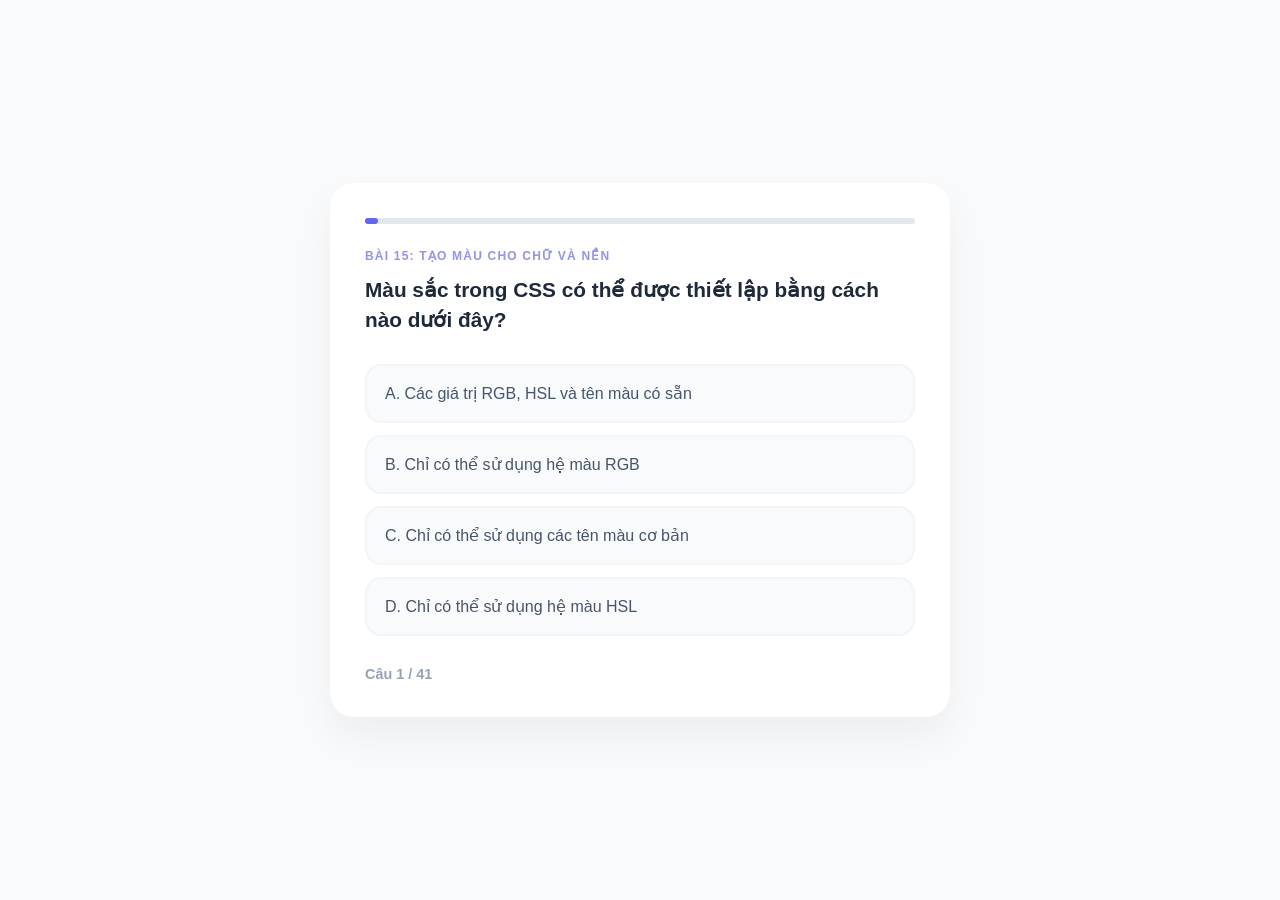
<file: index.html>
<!DOCTYPE html>
<html lang="vi">
<head>
    <meta charset="UTF-8">
    <title>Wayground Study - Tin 12</title>
    <style>
        :root { --primary: #6366f1; --success: #22c55e; --error: #ef4444; --bg: #f8fafc; }
        body { font-family: 'Inter', sans-serif; background: var(--bg); display: flex; justify-content: center; align-items: center; min-height: 100vh; margin: 0; }
        .quiz-card { background: white; width: 90%; max-width: 550px; padding: 35px; border-radius: 24px; box-shadow: 0 20px 40px rgba(0,0,0,0.05); }
        .progress-bar { height: 6px; background: #e2e8f0; border-radius: 10px; margin-bottom: 25px; }
        #progress { height: 100%; background: var(--primary); width: 0%; transition: 0.4s; border-radius: 10px; }
        .lesson-tag { font-size: 0.75rem; font-weight: 800; color: var(--primary); text-transform: uppercase; letter-spacing: 1.2px; margin-bottom: 12px; display: block; opacity: 0.7; }
        #question { font-size: 1.3rem; font-weight: 700; margin-bottom: 30px; line-height: 1.4; color: #1e293b; }
        .options { display: grid; gap: 12px; }
        .opt-btn { padding: 18px; border: 2px solid #f1f5f9; border-radius: 16px; cursor: pointer; transition: 0.3s; background: #f8fafc; text-align: left; font-size: 1rem; font-weight: 500; color: #475569; }
        .opt-btn:hover { border-color: var(--primary); background: #f5f7ff; }
        .correct { background: #dcfce7 !important; border-color: #22c55e !important; color: #15803d !important; }
        .wrong { background: #fee2e2 !important; border-color: #ef4444 !important; color: #b91c1c !important; }
        .actions { margin-top: 30px; display: flex; justify-content: space-between; align-items: center; }
        #next-btn { background: var(--primary); color: white; border: none; padding: 14px 28px; border-radius: 12px; cursor: pointer; display: none; font-weight: 700; box-shadow: 0 4px 12px rgba(99, 102, 241, 0.3); }
        #counter { color: #94a3b8; font-weight: 600; font-size: 0.9rem; }
    </style>
</head>
<body>

<div class="quiz-card">
    <div class="progress-bar"><div id="progress"></div></div>
    <span id="lesson" class="lesson-tag">Đang tải...</span>
    <div id="question">Câu hỏi sẽ hiện ở đây</div>
    <div class="options" id="options-box"></div>
    <div class="actions">
        <span id="counter"></span>
        <button id="next-btn" onclick="renderNext()">Câu tiếp theo →</button>
    </div>
</div>

<script src="questions.js"></script>

<script>
    let currentIdx = 0;

    function renderQuestion() {
        // quizData được lấy trực tiếp từ file questions.js
        const data = quizData[currentIdx];
        
        document.getElementById('lesson').innerText = data.lesson;
        document.getElementById('question').innerText = data.q;
        document.getElementById('counter').innerText = `Câu ${currentIdx + 1} / ${quizData.length}`;
        document.getElementById('progress').style.width = `${((currentIdx + 1) / quizData.length) * 100}%`;
        
        const box = document.getElementById('options-box');
        box.innerHTML = '';
        data.options.forEach((txt, i) => {
            const btn = document.createElement('button');
            btn.className = 'opt-btn';
            btn.innerText = txt;
            btn.onclick = () => check(btn, i);
            box.appendChild(btn);
        });
        document.getElementById('next-btn').style.display = 'none';
    }

    function check(btn, idx) {
        const correctIdx = quizData[currentIdx].correct;
        const btns = document.querySelectorAll('.opt-btn');
        btns.forEach(b => b.style.pointerEvents = 'none');

        if (idx === correctIdx) {
            btn.classList.add('correct');
        } else {
            btn.classList.add('wrong');
            btns[correctIdx].classList.add('correct');
        }
        document.getElementById('next-btn').style.display = 'block';
    }

    function renderNext() {
        currentIdx++;
        if (currentIdx < quizData.length) {
            renderQuestion();
        } else {
            document.querySelector('.quiz-card').innerHTML = `
                <div style="text-align:center">
                    <h1 style="font-size: 3rem">🎉</h1>
                    <h2 style="color:#1e293b">Tuyệt vời!</h2>
                    <p style="color:#64748b">Bạn đã hoàn thành toàn bộ câu hỏi ôn tập.</p>
                    <button onclick="location.reload()" style="width:100%; padding:16px; background:var(--primary); color:white; border:none; border-radius:12px; cursor:pointer; font-weight:700; margin-top:20px">Làm lại từ đầu</button>
                </div>`;
        }
    }

    // Khởi tạo lần đầu
    if (typeof quizData !== 'undefined') {
        renderQuestion();
    } else {
        document.getElementById('question').innerText = "Lỗi: Không tìm thấy dữ liệu trong questions.js!";
    }
</script>
</body>
</html>
</file>
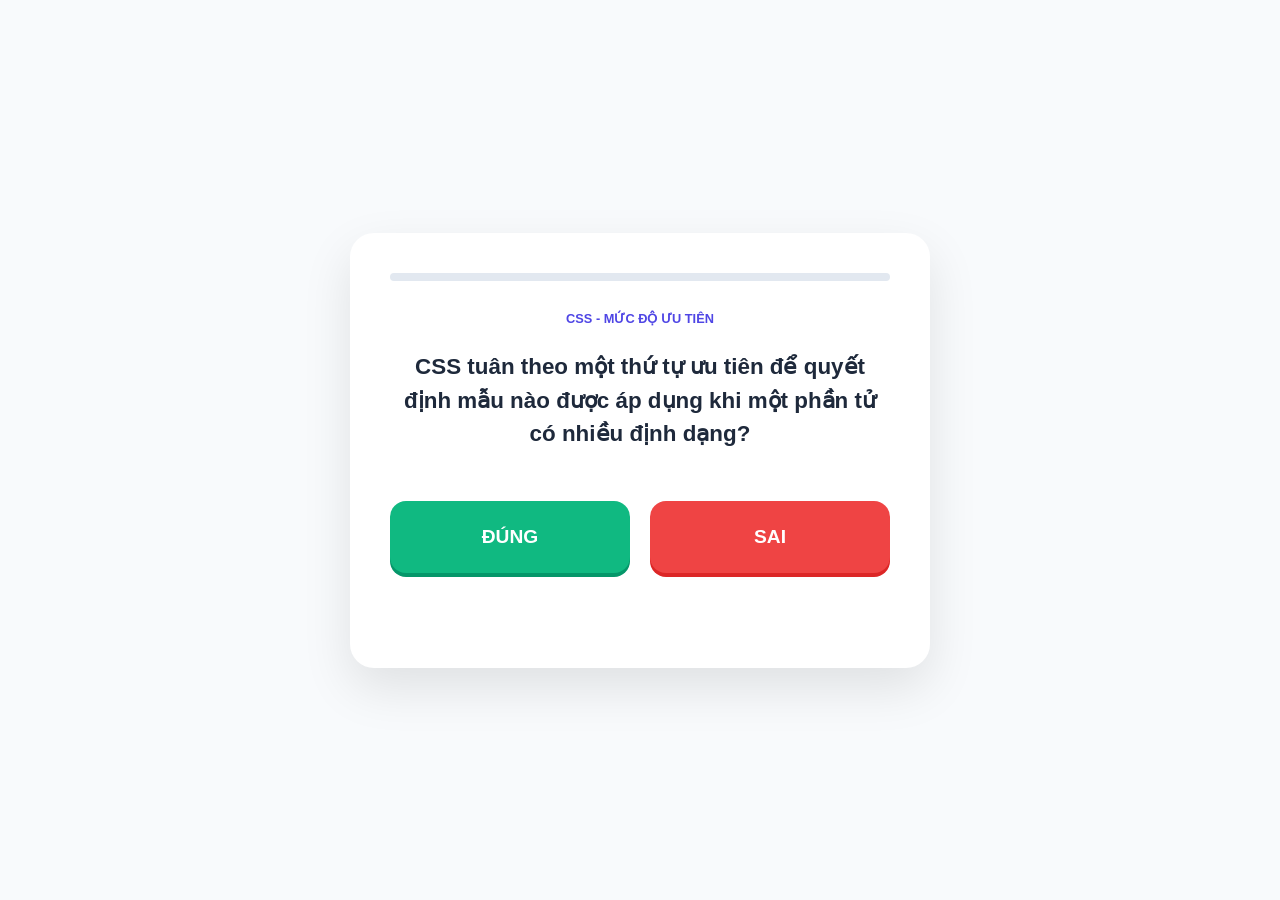
<file: dung-sai-tin.html>
<!DOCTYPE html>
<html lang="vi">
<head>
    <meta charset="UTF-8">
    <title>Wayground - Ôn Tập Đúng Sai</title>
    <style>
        :root { --primary: #4f46e5; --success: #10b981; --error: #ef4444; --bg: #f8fafc; }
        body { font-family: 'Inter', sans-serif; background: var(--bg); display: flex; justify-content: center; align-items: center; min-height: 100vh; margin: 0; }
        .quiz-card { background: white; width: 90%; max-width: 500px; padding: 40px; border-radius: 24px; box-shadow: 0 20px 50px rgba(0,0,0,0.1); text-align: center; }
        .progress-bar { height: 8px; background: #e2e8f0; border-radius: 10px; margin-bottom: 30px; }
        #progress { height: 100%; background: var(--primary); width: 0%; transition: 0.4s; border-radius: 10px; }
        .lesson-tag { color: var(--primary); font-weight: 800; font-size: 0.8rem; text-transform: uppercase; margin-bottom: 15px; display: block; }
        #question { font-size: 1.4rem; font-weight: 700; color: #1e293b; margin-bottom: 40px; line-height: 1.5; min-height: 120px; display: flex; align-items: center; justify-content: center; }
        .btn-box { display: grid; grid-template-columns: 1fr 1fr; gap: 20px; }
        .tf-btn { border: none; padding: 25px; border-radius: 16px; font-size: 1.2rem; font-weight: 800; cursor: pointer; color: white; transition: 0.2s; }
        .btn-true { background: var(--success); box-shadow: 0 4px 0 #059669; }
        .btn-false { background: var(--error); box-shadow: 0 4px 0 #dc2626; }
        .tf-btn:active { transform: translateY(4px); box-shadow: none; }
        #feedback { margin-top: 25px; font-weight: 700; font-size: 1.1rem; height: 30px; }
        #next-btn { margin-top: 20px; background: #1e293b; color: white; border: none; padding: 15px 35px; border-radius: 12px; cursor: pointer; display: none; font-weight: 700; }
    </style>
</head>
<body>

<div class="quiz-card" id="main-card">
    <div class="progress-bar"><div id="progress"></div></div>
    <span id="lesson" class="lesson-tag">ĐANG TẢI...</span>
    <div id="question">Cố gắng lên nhé!</div>
    <div class="btn-box">
        <button class="tf-btn btn-true" onclick="handleSelect(true)">ĐÚNG</button>
        <button class="tf-btn btn-false" onclick="handleSelect(false)">SAI</button>
    </div>
    <div id="feedback"></div>
    <button id="next-btn" onclick="nextQuestion()">TIẾP THEO →</button>
</div>

<script src="q.js"></script>
<script>
    let idx = 0;

    function render() {
        const item = quizData[idx];
        document.getElementById('lesson').innerText = item.lesson;
        document.getElementById('question').innerText = item.q;
        document.getElementById('feedback').innerText = "";
        document.getElementById('next-btn').style.display = "none";
        document.getElementById('progress').style.width = `${(idx / quizData.length) * 100}%`;
        
        const btns = document.querySelectorAll('.tf-btn');
        btns.forEach(b => { b.disabled = false; b.style.opacity = "1"; });
    }

    function handleSelect(choice) {
        const correct = quizData[idx].ans;
        const feedback = document.getElementById('feedback');
        const btns = document.querySelectorAll('.tf-btn');

        btns.forEach(b => b.disabled = true);

        if (choice === correct) {
            feedback.innerText = "CHÍNH XÁC! 🌟";
            feedback.style.color = "var(--success)";
        } else {
            feedback.innerText = "SAI RỒI, HÃY GHI NHỚ! ❌";
            feedback.style.color = "var(--error)";
        }
        document.getElementById('next-btn').style.display = "inline-block";
    }

    function nextQuestion() {
        idx++;
        if (idx < quizData.length) {
            render();
        } else {
            document.getElementById('progress').style.width = "100%";
            document.getElementById('main-card').innerHTML = `
                <h1 style="font-size:4rem">🏆</h1>
                <h2>HOÀN THÀNH!</h2>
                <p>Bạn đã nắm vững toàn bộ kiến thức ôn tập.</p>
                <button onclick="location.reload()" style="background:var(--primary); color:white; border:none; padding:15px 40px; border-radius:12px; font-weight:700; cursor:pointer; margin-top:20px">LÀM LẠI</button>
            `;
        }
    }

    if (typeof quizData !== 'undefined') render();
</script>
</body>
</html>
</file>
